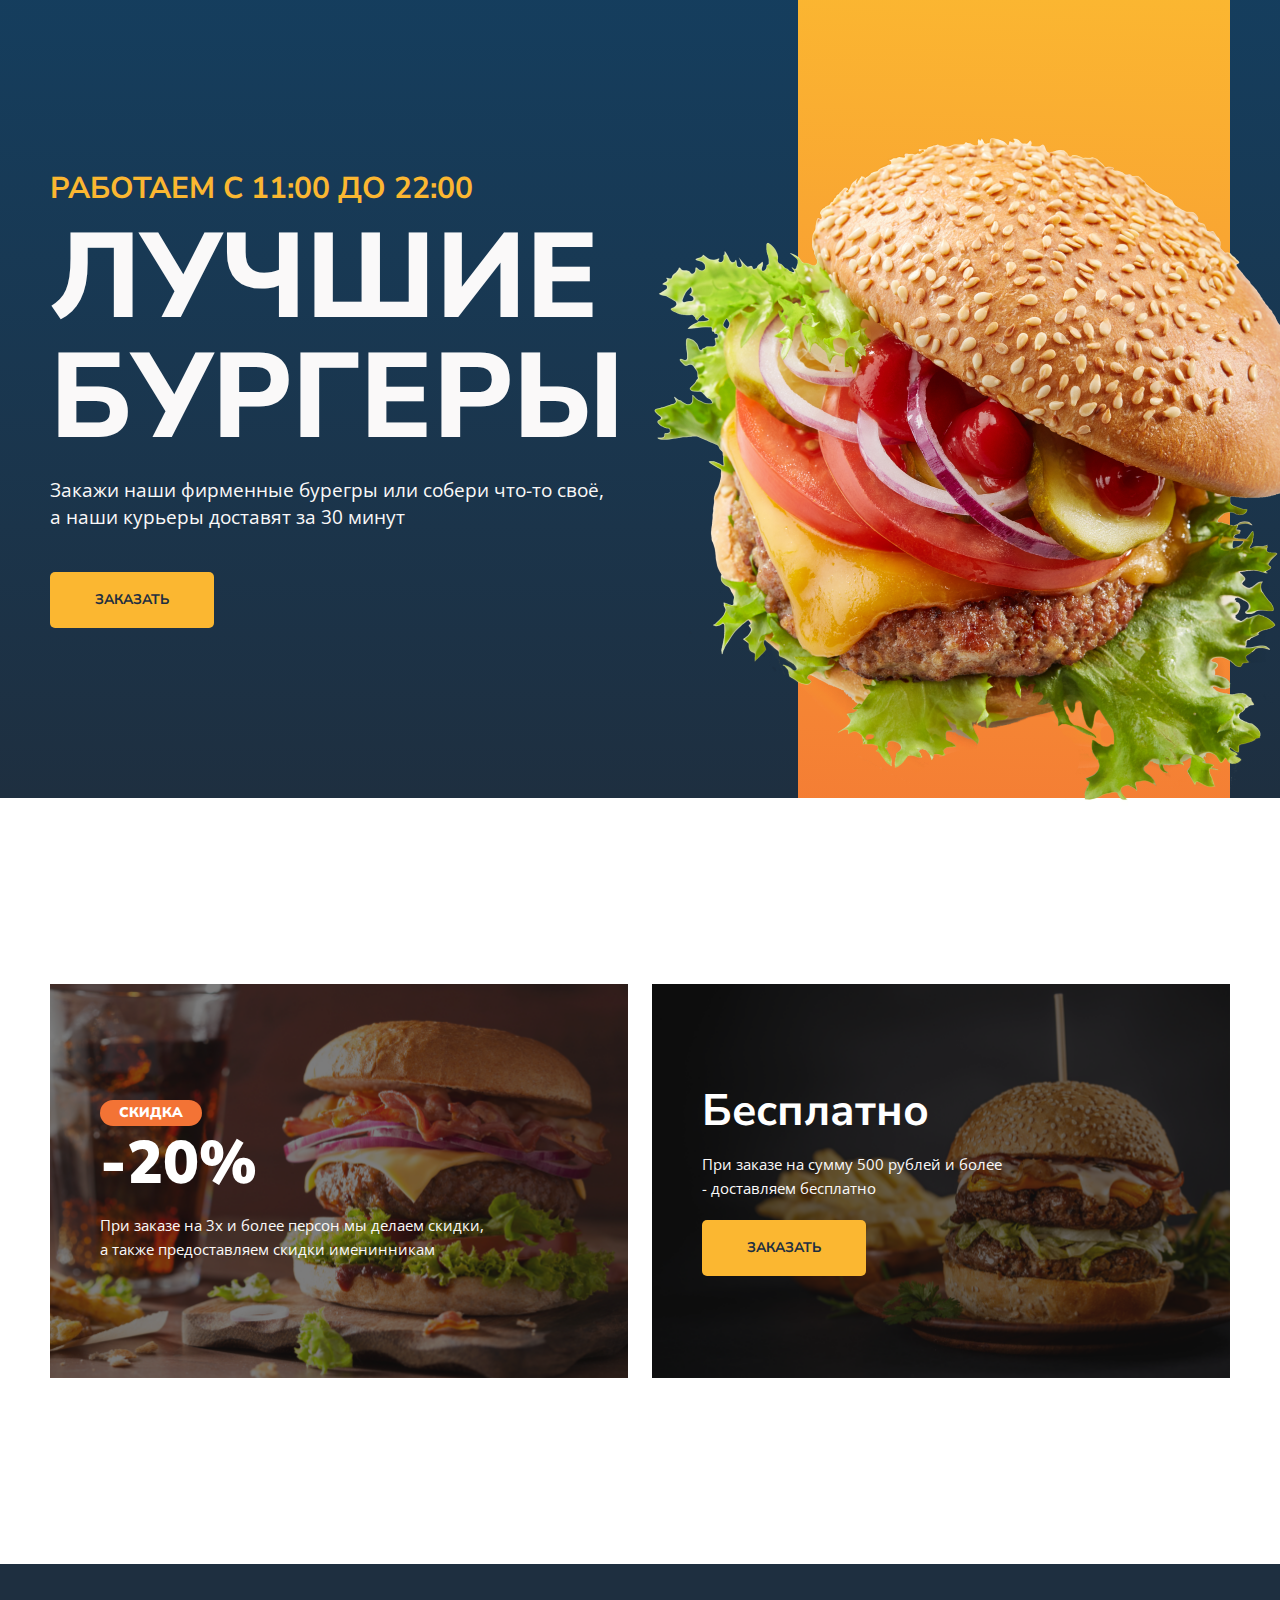
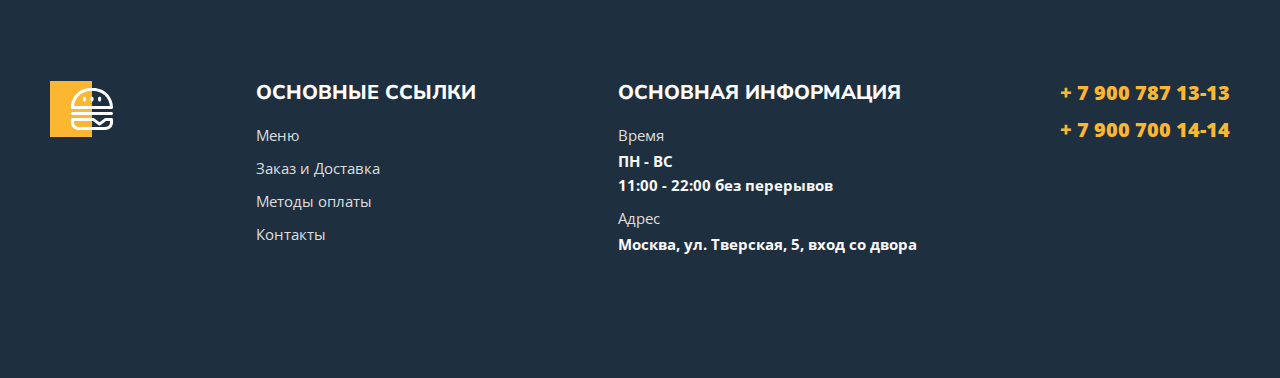
<file: index.html>
<!DOCTYPE html>
<html lang="ru">
<head>
    <meta charset="UTF-8">
    <meta http-equiv="X-UA-Compatible" content="IE=edge">
    <meta name="viewport" content="width=device-width, initial-scale=1.0">
    <title>Burgers</title>
    <link rel="preconnect" href="https://fonts.googleapis.com">
    <link rel="preconnect" href="https://fonts.gstatic.com" crossorigin>
    <link href="https://fonts.googleapis.com/css2?family=Nunito+Sans:wght@600;700;800;900&family=Open+Sans:wght@400;600;700&display=swap" rel="stylesheet">
    <link rel="stylesheet" href="styles/normalize.css">
    <link rel="stylesheet" href="styles/main.css">
</head>
<body>
    <div class="main">
        <div class="wrapper">
            <div class="content">
                <h1 class="content-title">
                    <span>работаем с 11:00 до 22:00</span>
                    лучшие бургеры
                </h1>
                <p class="content-text">Закажи наши фирменные бурегры или собери что-то своё, а&nbsp;наши курьеры доставят за&nbsp;30&nbsp;минут</p>
                <a class="content-link" href="menu.html">заказать</a>
            </div>
            <div class="visual">
                <div class="visual-bg"></div>
                <img src="images/burger.png" alt="Burger">
            </div>
        </div>
    </div>
    <div class="promo">
        <div class="wrapper">
            <div class="promo-left">
                <p class="sale">Скидка</p>
                <p class="cost">-20%</p>
                <p class="promo-description">При заказе на 3х и более персон мы делаем скидки, а также предоставляем скидки именинникам</p>
            </div>
            <div class="promo-right">
                <p class="free">Бесплатно</p>
                <p class="promo-description">При заказе на сумму 500 рублей и более - доставляем бесплатно</p>
                <a href="menu.html">заказать</a>
            </div>
        </div>
    </div>
    <footer class="footer">
        <div class="container">
            <div class="footer-box">
                <div class="footer-item">
                    <img class="footer-logo" src="images/logo-footer.svg" alt="Logo">
                </div>
                <div class="footer-item">
                    <h2>основные ссылки</h2>
                    <ul class="footer-list">
                        <li><a href="menu.html">Меню</a></li>
                        <li><a href="#">Заказ и Доставка</a></li>
                        <li><a href="#">Методы оплаты</a></li>
                        <li><a href="#">Контакты</a></li>
                    </ul>
                </div>
                <div class="footer-item">
                    <h2>основная информация</h2>
                    <ul class="footer-list">
                        <li>
                            <span>Время</span>
                            ПН - ВС <br>
                            11:00 - 22:00 без перерывов
                        </li>
                        <li>
                            <span>Адрес</span>
                            Москва, ул. Тверская, 5, вход со двора
                        </li>
                    </ul>
                </div>
                <div class="footer-tel">
                    <ul class="footer-list footer-list-tel">
                        <li>
                            <a href="tel:+79007871313">+ 7 900 787 13-13</a>
                        </li>
                        <li>
                            <a href="tel:+79007001414">+ 7 900 700 14-14</a>
                        </li>
                    </ul>
                </div>
            </div>
        </div>
    </footer>
</body>
</html>
</file>
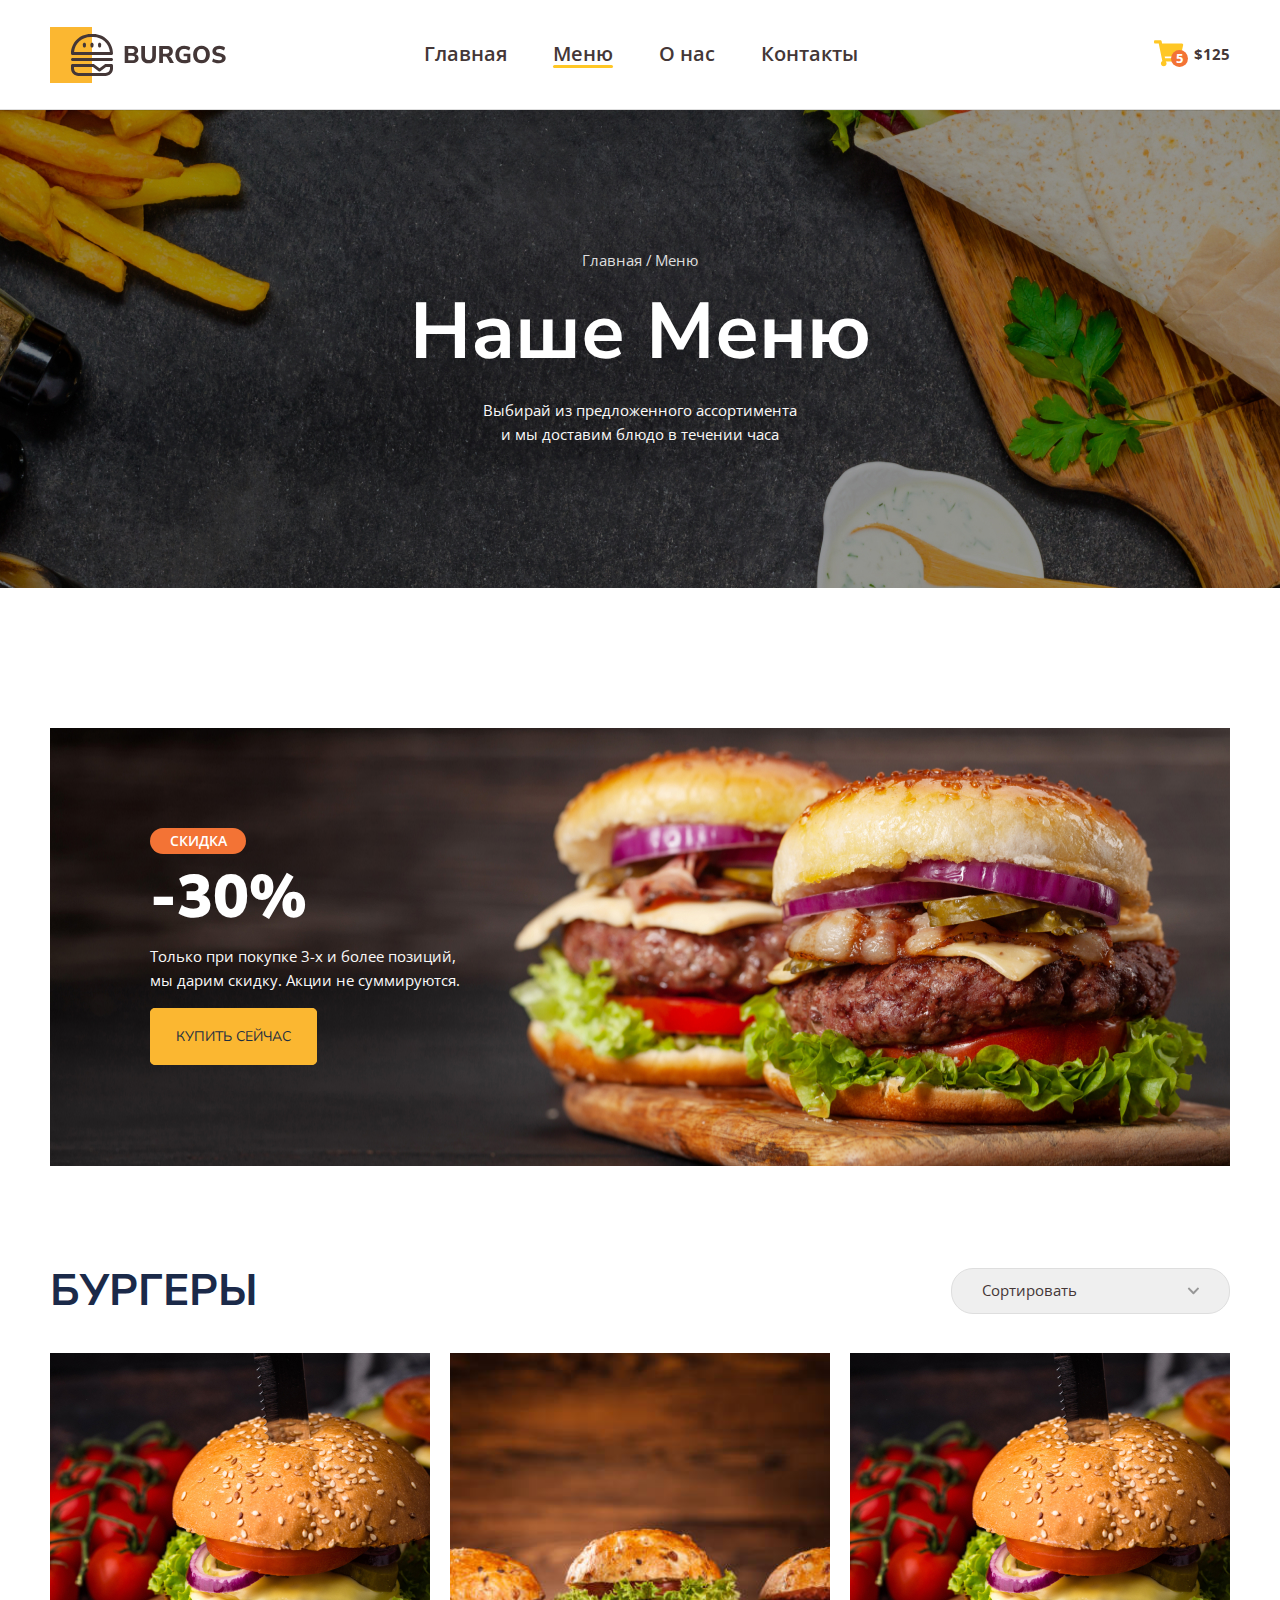
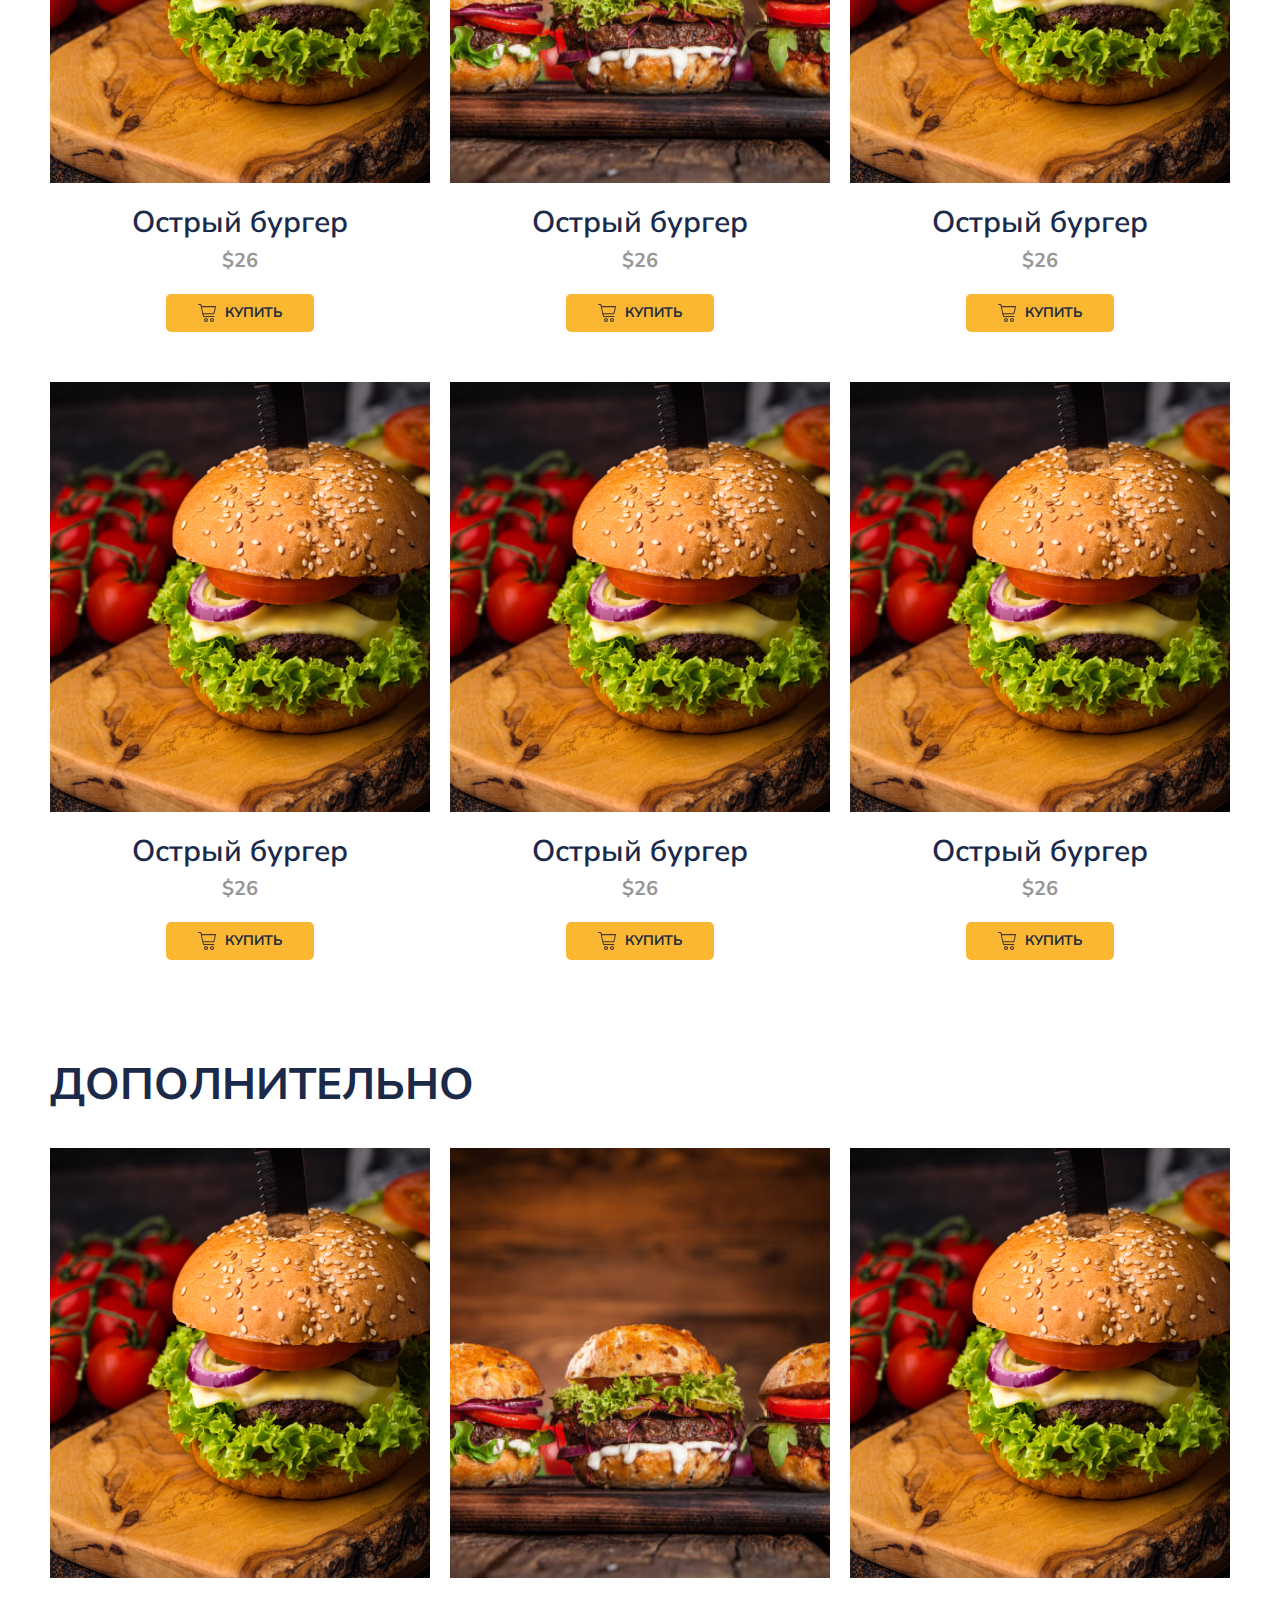
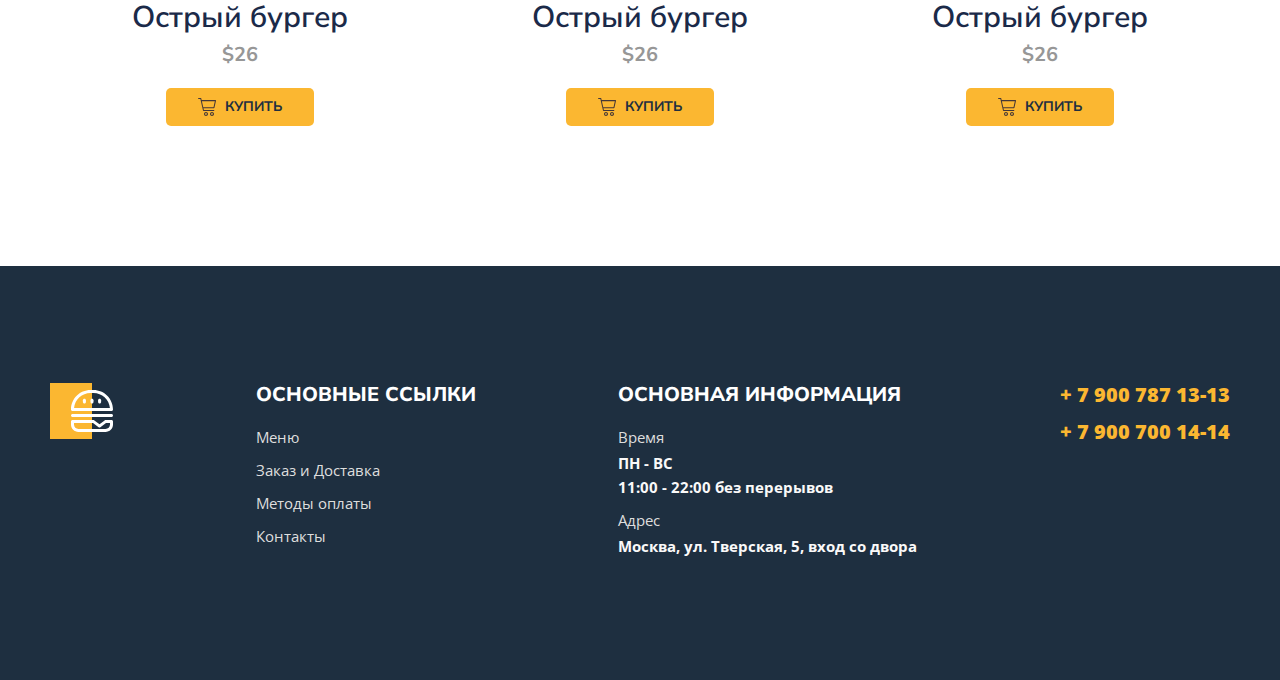
<file: menu.html>
<!DOCTYPE html>
<html lang="ru">
<head>
    <meta charset="UTF-8">
    <meta http-equiv="X-UA-Compatible" content="IE=edge">
    <meta name="viewport" content="width=device-width, initial-scale=1.0">
    <title>Burger</title>
    <link rel="preconnect" href="https://fonts.googleapis.com">
    <link rel="preconnect" href="https://fonts.gstatic.com" crossorigin>
    <link href="https://fonts.googleapis.com/css2?family=Nunito+Sans:wght@600;700;800;900&family=Open+Sans:wght@400;600;700&display=swap" rel="stylesheet">
    <link rel="stylesheet" href="styles/normalize.css">
    <link rel="stylesheet" href="styles/main.css">
</head>
<body>
    <header>
        <div class="container">
            <div class="header">
                <div class="header-item">
                    <a href="index.html" class="header-logo"></a>
                    <nav>
                        <ul class="header-nav">
                            <li><a href="index.html">Главная</a></li>
                            <li><a href="#" class="active">Меню</a></li>
                            <li><a href="#">О нас</a></li>
                            <li><a href="#">Контакты</a></li>
                        </ul>
                    </nav>
                </div>
                <button type="button" class="button">
                    <span class="button-item">
                        <img src="images/cart.svg" alt="Корзина">
                        <span class="button-count">5</span>
                    </span>
                    <span class="button-text">$125</span>
                </button>
            </div>
        </div>
    </header>
    <div class="bg">
        <div class="container">
            <ul class="breadcrumbs">
                <li><a href="index.html">Главная</a></li>
                <li><a href="#">Меню</a></li>
            </ul>
            <h1 class="title">Наше Меню</h1>
            <p class="description">Выбирай из предложенного ассортимента и мы доставим блюдо в течении часа</p>
        </div>
    </div>
    <main>
        <div class="banner">
            <div class="container">
                <div class="banner-box">
                    <h2 class="banner-title">
                        <span>скидка</span>
                        -30%
                    </h2>
                    <p class="banner-text">
                        Только при&nbsp;покупке 3-х и более позиций, мы&nbsp;дарим скидку. Акции не&nbsp;суммируются.
                    </p>
                    <a href="#menuBurger" class="banner-link">купить сейчас</a>
                </div>
            </div>
        </div>
        <section class="menu" id="menuBurger">
            <div class="container">
                <div class="menu-header">
                    <h2 class="menu-title">
                        Бургеры
                    </h2>
                    <select class="menu-select">
                        <option value="">Сортировать</option>
                        <option value="up">По возрастанию</option>
                        <option value="down">По убыванию</option>
                    </select>
                </div>
                <div class="menu-grid">
                    <div class="menu-grid-item">
                        <div class="menu-grid-cover">
                            <img src="images/menu/01.jpg" alt="Острый бургер">
                        </div>
                        <p class="menu-grid-title">Острый бургер</p>
                        <p class="menu-grid-price">$26</p>
                        <button type="button" class="menu-grid-btn">
                            <span class="menu-grid-icon"></span>
                            <span class="menu-grid-text">купить</span>
                        </button>
                    </div>
                    <div class="menu-grid-item">
                        <div class="menu-grid-cover">
                            <img src="images/menu/02.jpeg" alt="Острый бургер">
                        </div>
                        <p class="menu-grid-title">Острый бургер</p>
                        <p class="menu-grid-price">$26</p>
                        <button type="button" class="menu-grid-btn">
                            <span class="menu-grid-icon"></span>
                            <span class="menu-grid-text">купить</span>
                        </button>
                    </div>
                    <div class="menu-grid-item">
                        <div class="menu-grid-cover">
                            <img src="images/menu/01.jpg" alt="Острый бургер">
                        </div>
                        <p class="menu-grid-title">Острый бургер</p>
                        <p class="menu-grid-price">$26</p>
                        <button type="button" class="menu-grid-btn">
                            <span class="menu-grid-icon"></span>
                            <span class="menu-grid-text">купить</span>
                        </button>
                    </div>
                    <div class="menu-grid-item">
                        <div class="menu-grid-cover">
                            <img src="images/menu/01.jpg" alt="Острый бургер">
                        </div>
                        <p class="menu-grid-title">Острый бургер</p>
                        <p class="menu-grid-price">$26</p>
                        <button type="button" class="menu-grid-btn">
                            <span class="menu-grid-icon"></span>
                            <span class="menu-grid-text">купить</span>
                        </button>
                    </div>
                    <div class="menu-grid-item">
                        <div class="menu-grid-cover">
                            <img src="images/menu/01.jpg" alt="Острый бургер">
                        </div>
                        <p class="menu-grid-title">Острый бургер</p>
                        <p class="menu-grid-price">$26</p>
                        <button type="button" class="menu-grid-btn">
                            <span class="menu-grid-icon"></span>
                            <span class="menu-grid-text">купить</span>
                        </button>
                    </div>
                    <div class="menu-grid-item">
                        <div class="menu-grid-cover">
                            <img src="images/menu/01.jpg" alt="Острый бургер">
                        </div>
                        <p class="menu-grid-title">Острый бургер</p>
                        <p class="menu-grid-price">$26</p>
                        <button type="button" class="menu-grid-btn">
                            <span class="menu-grid-icon"></span>
                            <span class="menu-grid-text">купить</span>
                        </button>
                    </div>
                </div>
                <div class="menu-header">
                    <h2 class="menu-title">
                        Дополнительно
                    </h2>
                </div>
                <div class="menu-grid">
                    <div class="menu-grid-item">
                        <div class="menu-grid-cover">
                            <img src="images/menu/01.jpg" alt="Острый бургер">
                        </div>
                        <p class="menu-grid-title">Острый бургер</p>
                        <p class="menu-grid-price">$26</p>
                        <button type="button" class="menu-grid-btn">
                            <span class="menu-grid-icon"></span>
                            <span class="menu-grid-text">купить</span>
                        </button>
                    </div>
                    <div class="menu-grid-item">
                        <div class="menu-grid-cover">
                            <img src="images/menu/02.jpeg" alt="Острый бургер">
                        </div>
                        <p class="menu-grid-title">Острый бургер</p>
                        <p class="menu-grid-price">$26</p>
                        <button type="button" class="menu-grid-btn">
                            <span class="menu-grid-icon"></span>
                            <span class="menu-grid-text">купить</span>
                        </button>
                    </div>
                    <div class="menu-grid-item">
                        <div class="menu-grid-cover">
                            <img src="images/menu/01.jpg" alt="Острый бургер">
                        </div>
                        <p class="menu-grid-title">Острый бургер</p>
                        <p class="menu-grid-price">$26</p>
                        <button type="button" class="menu-grid-btn">
                            <span class="menu-grid-icon"></span>
                            <span class="menu-grid-text">купить</span>
                        </button>
                    </div>
                </div>
            </div>
        </section>
    </main>
    <footer class="footer">
        <div class="container">
            <div class="footer-box">
                <div class="footer-item">
                    <img class="footer-logo" src="images/logo-footer.svg" alt="Logo">
                </div>
                <div class="footer-item">
                    <h2>основные ссылки</h2>
                    <ul class="footer-list">
                        <li><a href="menu.html">Меню</a></li>
                        <li><a href="#">Заказ и Доставка</a></li>
                        <li><a href="#">Методы оплаты</a></li>
                        <li><a href="#">Контакты</a></li>
                    </ul>
                </div>
                <div class="footer-item">
                    <h2>основная информация</h2>
                    <ul class="footer-list">
                        <li>
                            <span>Время</span>
                            ПН - ВС <br>
                            11:00 - 22:00 без перерывов
                        </li>
                        <li>
                            <span>Адрес</span>
                            Москва, ул. Тверская, 5, вход со двора
                        </li>
                    </ul>
                </div>
                <div class="footer-tel">
                    <ul class="footer-list footer-list-tel">
                        <li>
                            <a href="tel:+79007871313">+ 7 900 787 13-13</a>
                        </li>
                        <li>
                            <a href="tel:+79007001414">+ 7 900 700 14-14</a>
                        </li>
                    </ul>
                </div>
            </div>
        </div>
    </footer>
</body>
</html>
</file>
<file: styles/main.css>
body {
    font-family: 'Nunito Sans', sans-serif;
}
.container {
    max-width: 1180px;
    margin: 0 auto;
    padding-left: 15px;
    padding-right: 15px;
}
header {
    border-bottom: 1px solid #DEDEDE;
}
.header {
    font-family: 'Open Sans', sans-serif;
    display: flex;
    align-items: center;
    justify-content: space-between;
    padding-top: 26px;
    padding-bottom: 25px;
}
.header-item {
    display: flex;
    align-items: center;
    justify-content: space-between;
    flex-basis: 68.5%;
}
.header-logo {
    display: block;
    background-image: url(../images/logo.svg);
    width: 176px;
    height: 56px;
    background-repeat: no-repeat;
    background-size: cover;
}
.header-nav {
    list-style-type: none;
    display: flex;
    padding-left: 0;
    gap: 46px;
}
.header-nav a {
    font-weight: 600;
    font-size: 20px;
    color: #443737;
    text-decoration: none;
}
.header-nav a:hover {
    color: #FFC725;
}
.header-nav a::after {
    content: '';
    width: 100%;
    height: 3px;
    border-radius: 1.5px;
    background: transparent;
    display: block;
}
.header-nav a.active::after {
    background: #FFC725;
}
.button {
    display: flex;
    align-items: center;
    background-color: transparent;
    border: none;
    padding: 0;
    gap: 10px;
    cursor: pointer;
}
.button-item {
    position: relative;
}
.button-count {
    font-weight: 700;
    font-size: 13px;
    color: #FFFFFF;
    background: #F37335;
    border-radius: 100%;
    position: absolute;
    width: 17px;
    height: 17px;
    text-align: center;
    line-height: 1.3;
    bottom: 3px;
    right: -4px;
}
.button-text {
    color: #443737;
    font-weight: 700;
    font-size: 15px;
}
.bg {
    text-align: center;
    color: #FFFFFF;
    background-image: url(../images/bg.jpg);
    background-size: cover;
    background-position: center center;
    padding: 142px 0;
    margin-bottom: 140px;
}
.breadcrumbs {
    padding-left: 0;
    margin-top: 0;
    list-style-type: none;
    display: flex;
    justify-content: center;
    gap: 7px;
}
.breadcrumbs a {
    color: #DEDEDE;
    font-size: 15px;
    font-family: 'Open Sans', sans-serif;
    text-decoration: none;
}
.breadcrumbs a:hover {
    color: #FFC725;
}
.breadcrumbs a::before {
    content: '/';
    position: relative;
    left: -3px;
    pointer-events: none;
}
.breadcrumbs a:hover::before {
    color: #DEDEDE;
}
.breadcrumbs li:first-child a::before {
    display: none;
}
.title {
    font-weight: 700;
    font-size: 79px;
    margin-top: 17px;
    margin-bottom: 20px;
}
.description {
    font-family: 'Open Sans', sans-serif;
    font-size: 15px;
    line-height: 1.6;
    color: #FAF9F9;
    max-width: 320px;
    margin: 0 auto;
}
.banner-box {
    background-image: url(../images/banner.jpg);
    background-repeat: no-repeat;
    background-size: cover;
    background-position: center center;
    padding: 100px 100px 120px;
    margin-bottom: 100px;
}
.banner-title {
    font-size: 60px;
    font-weight: 900;
    color: #FFFFFF;
    margin-top: 0;
    margin-bottom: 12px;
}
.banner-title span {
    font-size: 14px;
    font-family: 'Open Sans', sans-serif;
    font-weight: 600;
    text-transform: uppercase;
    background-color: #F37335;
    border-radius: 14px;
    padding: 5px 0;
    display: block;
    max-width: 96px;
    text-align: center;
    margin-bottom: 9px;
}
.banner-text {
    color: #FAF9F9;
    font-size: 15px;
    line-height: 1.6;
    font-family: 'Open Sans', sans-serif;
    max-width: 353px;
    margin-top: 0;
    margin-bottom: 35px;
}
.banner-link {
    font-size: 14px;
    padding: 18px 25px;
    text-transform: uppercase;
    text-decoration: none;
    color: #1E2F40;
    background-color: #FBB731;
    border-radius: 5px;
    border: 1px solid #FBB731;
}
.banner-link:hover {
    background-color: transparent;
    color: #FBB731;
}
.menu-header {
    display: flex;
    align-items: center;
    justify-content: space-between;
    margin-bottom: 37px;
}
.menu-title {
    font-size: 44px;
    font-weight: 700;
    text-transform: uppercase;
    color: #1B2A49;
    margin: 0;
}
.menu-select {
    font-family: 'Open Sans', sans-serif;
    border: 1px solid #DEDEDE;
    padding: 13px 30px;
    border-radius: 22px;
    color: #443737;
    font-size: 15px;
    appearance: none;
    flex-basis: 279px;
    background-image: url(../images/arrow.svg);
    background-size: 12.79px 7.75px;
    background-repeat: no-repeat;
    background-position: 89% center;
}
.menu-grid {
    display: grid;
    grid-template-columns: repeat(3, 1fr);
    gap: 50px 20px;
    text-align: center;
    margin-bottom: 100px;
}
.menu-grid-cover {
    width: 100%;
    height: 430px;
    position: relative;
    overflow: hidden;
    margin-bottom: 23px;
}
.menu-grid-cover img {
    position: absolute;
    left: 50%;
    top: 50%;
    transform: translate(-50%, -50%);
    object-fit: cover;
    width: 100%;
    height: 430px;
}
.menu-grid-title {
    font-weight: 600;
    font-size: 30px;
    color: #1B2A49;
    margin: 0;
}
.menu-grid-price {
    font-weight: 700;
    font-size: 20px;
    color: #979797;
    margin-top: 8px;
    margin-bottom: 22px;
}
.menu-grid-btn {
    background-color: #FBB731;
    border-radius: 5px;
    padding: 10px 32px;
    border: none;
    display: flex;
    align-items: center;
    justify-content: center;
    margin: 0 auto;
    gap: 9px;
}
.menu-grid-btn:hover {
    background-color: #F37335;
}
.menu-grid-icon {
    background-image: url(../images/cart-menu.svg);
    background-size: 18px 18px;
    background-repeat: no-repeat;
    display: block;
    width: 18px;
    height: 18px;
}
.menu-grid-text {
    font-weight: 700;
    font-size: 14px;
    text-transform: uppercase;
    color: #1E2F40;
}
.footer {
    background: #1E2F40;
    color: #fff;
    padding-top: 117px;
    padding-bottom: 106px;
    margin-top: 140px;
}
.footer-box {
    display: flex;
    justify-content: space-between;
}
.footer-logo {
    width: 63px;
    height: 56px;
}
.footer-item {
    flex: 0 0 auto;
}
.footer-item h2 {
    font-size: 20px;
    font-weight: 800;
    text-transform: uppercase;
    margin-bottom: 19px;
    margin-top: 0;
}
.footer-list li {
    margin-bottom: 9px;
    font-family: 'Open Sans', sans-serif;
    font-size: 15px;
    color: #FAF9F9;
    font-weight: 700;
    line-height: 24px;
}
.footer-list a {
    color: #DEDEDE;
    text-decoration: none;
    font-weight: 400;
}
.footer-item span {
    color: #DEDEDE;
    display: block;
    font-weight: 400;
    margin-bottom: 2px;
}
.footer-list-tel {
    margin-top: 0;
}
.footer-list-tel li {
    margin-bottom: 12px;
}
.footer-list-tel a {
    font-size: 20px;
    font-weight: 900;
    color: #FBB731;
}
.footer-list {
    padding-left: 0;
    list-style-type: none;
}

/* Style INDEX */

.main {
    background: linear-gradient(180deg, #0C4C7B -100%, #1E2F40 100%);
}
.wrapper {
    max-width: 1180px;
    margin: 0 auto;
    display: flex;
    justify-content: space-between;
}
.content {
    color: #FAF9F9;
    flex: 0 0 580px;
    padding-top: 170px;
    padding-bottom: 170px;
}
.content-title {
    font-size: 120px;
    font-weight: 800;
    text-transform: uppercase;
    line-height: 120px;
    margin-bottom: 40px;
    margin-top: 0;
    margin-bottom: 0;
}
.content-title span {
    color: #FBB731;
    font-size: 30px;
    font-weight: 700;
    line-height: 38px;
    display: block;
    margin-bottom: 10px;
}
.content-text {
    font-family: 'Open Sans', sans-serif;
    font-size: 19px;
    line-height: 1.4;
    margin-bottom: 42px;
}
.content-link,
.promo a {
    color: #1E2F40;
    background-color: #FBB731;
    border-radius: 5px;
    text-decoration: none;
    padding: 20px 45px;
    display: inline-block;
    text-transform: uppercase;
    font-size: 14px;
    font-weight: 700;
}
.visual {
    flex-grow: 1;
    display: flex;
    justify-content: flex-end;
    position: relative;
}
.visual-bg {
    width: 432px;
    height: 100%;
    background: linear-gradient(2.42deg, #F37335 -19.6%, #FBB731 100.79%, #FDC830 100.79%);
}
.main img {
    width: 829px;
    position: absolute;
    right: -168px;
}
.promo {
    padding-top: 186px;
    padding-bottom: 46px;
}
.promo-left,
.promo-right {
    flex: 0 0 49%;
    color: #fff;
    box-sizing: border-box;
    background-repeat: no-repeat;
    background-size: cover;
    background-position: center;
}
.promo-left {
    background-image: url(../images/promo-left.png);
    padding: 116px 50px;
}
.promo-right {
    background-image: url(../images/promo-right.png);
    padding: 102px 50px;
}
.sale {
    font-size: 14px;
    font-weight: 900;
    background: #F37335;
    padding: 5px 19px;
    border-radius: 14px;
    display: inline-block;
    text-transform: uppercase;
    margin-bottom: 3px;
    margin-top: 0;
}
.cost {
    font-size: 60px;
    font-weight: 900;
    margin-bottom: 8px;
    margin-top: 0;
}
.promo-description {
    font-family: 'Open Sans', sans-serif;
    color: #FAF9F9;
    font-size: 15px;
    line-height: 24px;
    margin-bottom: 0;
}
.promo-left .promo-description {
    max-width: 392px;
}
.promo-right .promo-description {
    max-width: 300px;
    margin-bottom: 20px;
}
.free {
    font-size: 44px;
    font-weight: 700;
    margin-bottom: 10px;
    margin-top: 0;
}
</file>
